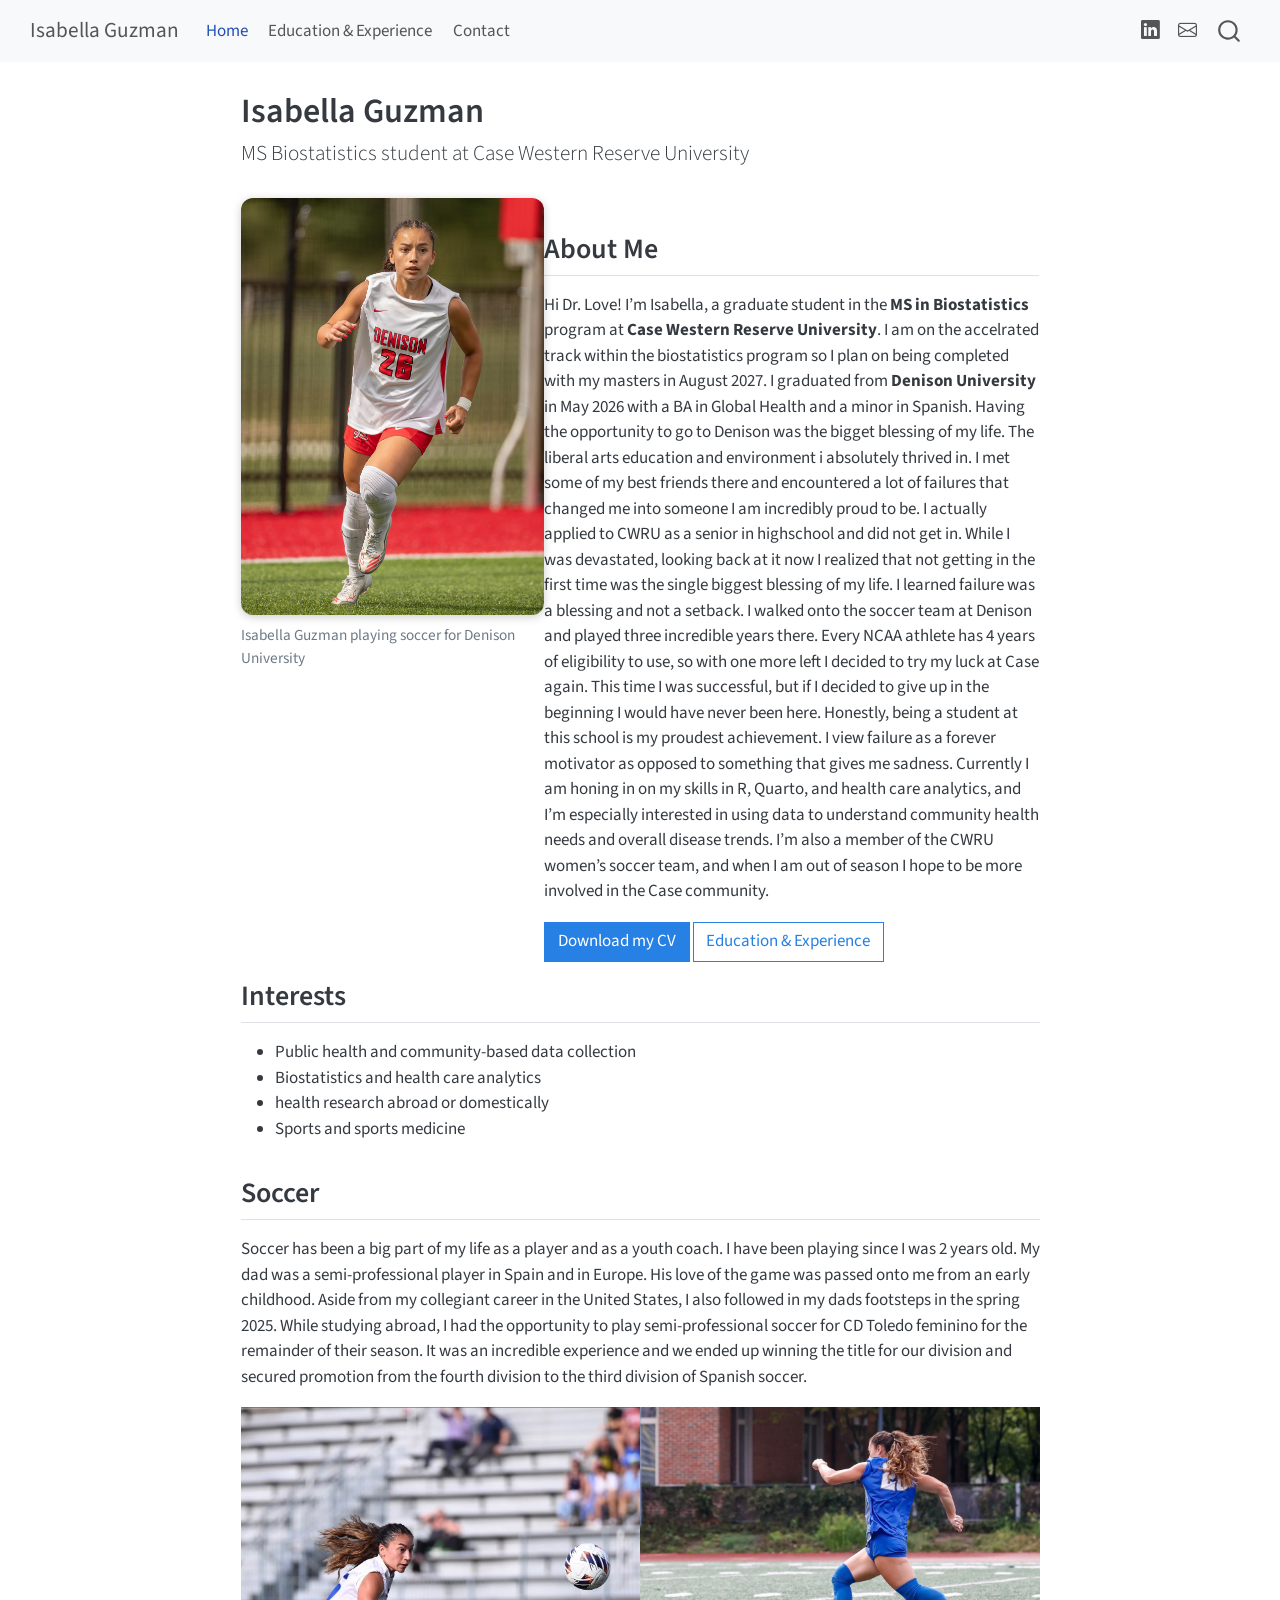
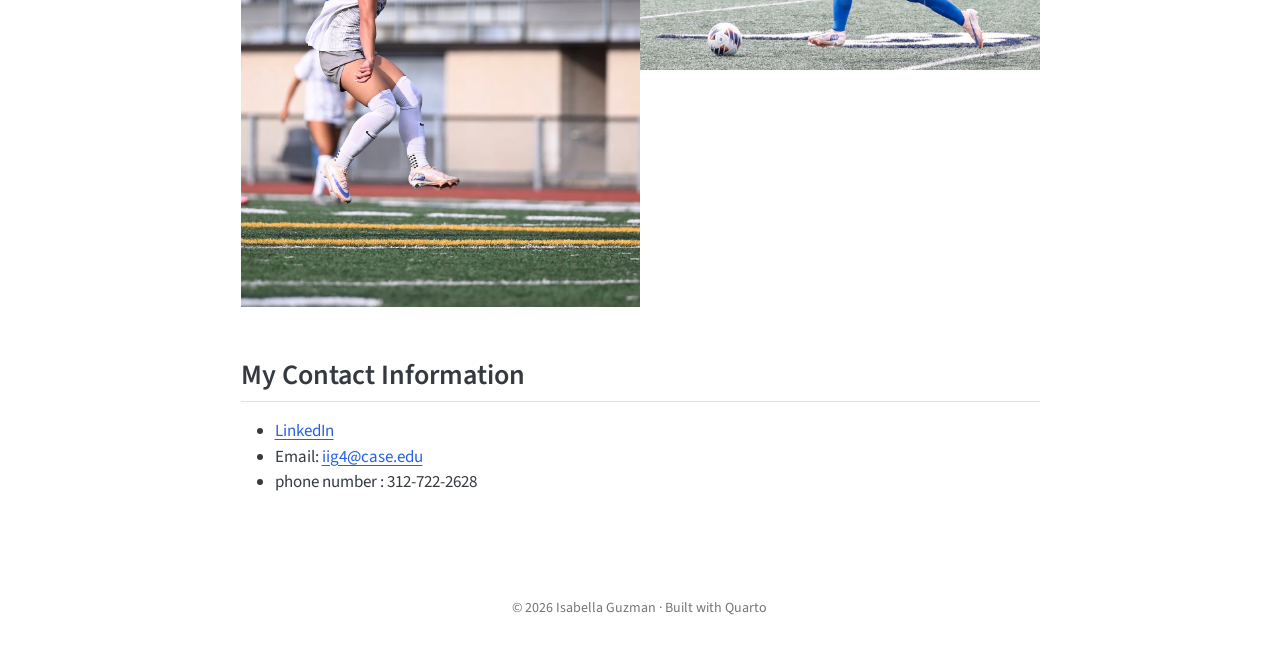
<file: docs/index.html>
<!DOCTYPE html>
<html xmlns="http://www.w3.org/1999/xhtml" lang="en" xml:lang="en"><head>

<meta charset="utf-8">
<meta name="generator" content="quarto-1.8.27">

<meta name="viewport" content="width=device-width, initial-scale=1.0, user-scalable=yes">


<title>Isabella Guzman</title>
<style>
code{white-space: pre-wrap;}
span.smallcaps{font-variant: small-caps;}
div.columns{display: flex; gap: min(4vw, 1.5em);}
div.column{flex: auto; overflow-x: auto;}
div.hanging-indent{margin-left: 1.5em; text-indent: -1.5em;}
ul.task-list{list-style: none;}
ul.task-list li input[type="checkbox"] {
  width: 0.8em;
  margin: 0 0.8em 0.2em -1em; /* quarto-specific, see https://github.com/quarto-dev/quarto-cli/issues/4556 */ 
  vertical-align: middle;
}
</style>


<script src="site_libs/quarto-nav/quarto-nav.js"></script>
<script src="site_libs/quarto-nav/headroom.min.js"></script>
<script src="site_libs/clipboard/clipboard.min.js"></script>
<script src="site_libs/quarto-search/autocomplete.umd.js"></script>
<script src="site_libs/quarto-search/fuse.min.js"></script>
<script src="site_libs/quarto-search/quarto-search.js"></script>
<meta name="quarto:offset" content="./">
<script src="site_libs/quarto-html/quarto.js" type="module"></script>
<script src="site_libs/quarto-html/tabsets/tabsets.js" type="module"></script>
<script src="site_libs/quarto-html/axe/axe-check.js" type="module"></script>
<script src="site_libs/quarto-html/popper.min.js"></script>
<script src="site_libs/quarto-html/tippy.umd.min.js"></script>
<script src="site_libs/quarto-html/anchor.min.js"></script>
<link href="site_libs/quarto-html/tippy.css" rel="stylesheet">
<link href="site_libs/quarto-html/quarto-syntax-highlighting-ed96de9b727972fe78a7b5d16c58bf87.css" rel="stylesheet" id="quarto-text-highlighting-styles">
<script src="site_libs/bootstrap/bootstrap.min.js"></script>
<link href="site_libs/bootstrap/bootstrap-icons.css" rel="stylesheet">
<link href="site_libs/bootstrap/bootstrap-5b4ad623e5705c0698d39aec6f10cf02.min.css" rel="stylesheet" append-hash="true" id="quarto-bootstrap" data-mode="light">
<script id="quarto-search-options" type="application/json">{
  "location": "navbar",
  "copy-button": false,
  "collapse-after": 3,
  "panel-placement": "end",
  "type": "overlay",
  "limit": 50,
  "keyboard-shortcut": [
    "f",
    "/",
    "s"
  ],
  "show-item-context": false,
  "language": {
    "search-no-results-text": "No results",
    "search-matching-documents-text": "matching documents",
    "search-copy-link-title": "Copy link to search",
    "search-hide-matches-text": "Hide additional matches",
    "search-more-match-text": "more match in this document",
    "search-more-matches-text": "more matches in this document",
    "search-clear-button-title": "Clear",
    "search-text-placeholder": "",
    "search-detached-cancel-button-title": "Cancel",
    "search-submit-button-title": "Submit",
    "search-label": "Search"
  }
}</script>


<link rel="stylesheet" href="styles.css">
</head>

<body class="nav-fixed fullcontent quarto-light">

<div id="quarto-search-results"></div>
  <header id="quarto-header" class="headroom fixed-top">
    <nav class="navbar navbar-expand-lg " data-bs-theme="dark">
      <div class="navbar-container container-fluid">
      <div class="navbar-brand-container mx-auto">
    <a class="navbar-brand" href="./index.html">
    <span class="navbar-title">Isabella Guzman</span>
    </a>
  </div>
            <div id="quarto-search" class="" title="Search"></div>
          <button class="navbar-toggler" type="button" data-bs-toggle="collapse" data-bs-target="#navbarCollapse" aria-controls="navbarCollapse" role="menu" aria-expanded="false" aria-label="Toggle navigation" onclick="if (window.quartoToggleHeadroom) { window.quartoToggleHeadroom(); }">
  <span class="navbar-toggler-icon"></span>
</button>
          <div class="collapse navbar-collapse" id="navbarCollapse">
            <ul class="navbar-nav navbar-nav-scroll me-auto">
  <li class="nav-item">
    <a class="nav-link active" href="./index.html" aria-current="page"> 
<span class="menu-text">Home</span></a>
  </li>  
  <li class="nav-item">
    <a class="nav-link" href="./experience.html"> 
<span class="menu-text">Education &amp; Experience</span></a>
  </li>  
  <li class="nav-item">
    <a class="nav-link" href="./contact.html"> 
<span class="menu-text">Contact</span></a>
  </li>  
</ul>
            <ul class="navbar-nav navbar-nav-scroll ms-auto">
  <li class="nav-item compact">
    <a class="nav-link" href="https://www.linkedin.com/in/isabella-guzman-a6a513295"> <i class="bi bi-linkedin" role="img" aria-label="LinkedIn">
</i> 
<span class="menu-text"></span></a>
  </li>  
  <li class="nav-item compact">
    <a class="nav-link" href="mailto:iig4@case.edu"> <i class="bi bi-envelope" role="img" aria-label="Email">
</i> 
<span class="menu-text"></span></a>
  </li>  
</ul>
          </div> <!-- /navcollapse -->
            <div class="quarto-navbar-tools">
</div>
      </div> <!-- /container-fluid -->
    </nav>
</header>
<!-- content -->
<div id="quarto-content" class="quarto-container page-columns page-rows-contents page-layout-article page-navbar">
<!-- sidebar -->
<!-- margin-sidebar -->
    
<!-- main -->
<main class="content" id="quarto-document-content">

<header id="title-block-header" class="quarto-title-block default">
<div class="quarto-title">
<h1 class="title">Isabella Guzman</h1>
<p class="subtitle lead">MS Biostatistics student at Case Western Reserve University</p>
</div>



<div class="quarto-title-meta">

    
  
    
  </div>
  


</header>


<div class="columns">
<div class="column" style="width:38%;">
<div class="quarto-figure quarto-figure-center">
<figure class="figure">
<p><img src="images/isabella-portrait.jpg" class="headshot img-fluid figure-img"></p>
<figcaption>Isabella Guzman playing soccer for Denison University</figcaption>
</figure>
</div>
</div><div class="column" style="width:62%;">
<section id="about-me" class="level2">
<h2 class="anchored" data-anchor-id="about-me">About Me</h2>
<p>Hi Dr.&nbsp;Love! I’m Isabella, a graduate student in the <strong>MS in Biostatistics</strong> program at <strong>Case Western Reserve University</strong>. I am on the accelrated track within the biostatistics program so I plan on being completed with my masters in August 2027. I graduated from <strong>Denison University</strong> in May 2026 with a BA in Global Health and a minor in Spanish. Having the opportunity to go to Denison was the bigget blessing of my life. The liberal arts education and environment i absolutely thrived in. I met some of my best friends there and encountered a lot of failures that changed me into someone I am incredibly proud to be. I actually applied to CWRU as a senior in highschool and did not get in. While I was devastated, looking back at it now I realized that not getting in the first time was the single biggest blessing of my life. I learned failure was a blessing and not a setback. I walked onto the soccer team at Denison and played three incredible years there. Every NCAA athlete has 4 years of eligibility to use, so with one more left I decided to try my luck at Case again. This time I was successful, but if I decided to give up in the beginning I would have never been here. Honestly, being a student at this school is my proudest achievement. I view failure as a forever motivator as opposed to something that gives me sadness. Currently I am honing in on my skills in R, Quarto, and health care analytics, and I’m especially interested in using data to understand community health needs and overall disease trends. I’m also a member of the CWRU women’s soccer team, and when I am out of season I hope to be more involved in the Case community.</p>
<p><a href="Isabella_Guzman_CV.docx" class="btn btn-primary">Download my CV</a> <a href="./experience.html" class="btn btn-outline-primary">Education &amp; Experience</a></p>
</section>
</div>
</div>
<section id="interests" class="level2">
<h2 class="anchored" data-anchor-id="interests">Interests</h2>
<ul>
<li>Public health and community-based data collection</li>
<li>Biostatistics and health care analytics</li>
<li>health research abroad or domestically</li>
<li>Sports and sports medicine</li>
</ul>
</section>
<section id="soccer" class="level2">
<h2 class="anchored" data-anchor-id="soccer">Soccer</h2>
<p>Soccer has been a big part of my life as a player and as a youth coach. I have been playing since I was 2 years old. My dad was a semi-professional player in Spain and in Europe. His love of the game was passed onto me from an early childhood. Aside from my collegiant career in the United States, I also followed in my dads footsteps in the spring 2025. While studying abroad, I had the opportunity to play semi-professional soccer for CD Toledo feminino for the remainder of their season. It was an incredible experience and we ended up winning the title for our division and secured promotion from the fourth division to the third division of Spanish soccer.</p>
<div class="columns">
<div class="column" style="width:50%;">
<p><img src="images/soccer-action.jpg" class="img-fluid"></p>
</div><div class="column" style="width:50%;">
<p><img src="images/soccer-cwru.jpg" class="img-fluid"></p>
</div>
</div>
</section>
<section id="my-contact-information" class="level2">
<h2 class="anchored" data-anchor-id="my-contact-information">My Contact Information</h2>
<ul>
<li><a href="https://www.linkedin.com/in/isabella-guzman-a6a513295">LinkedIn</a></li>
<li>Email: <a href="mailto:iig4@case.edu">iig4@case.edu</a></li>
<li>phone number : 312-722-2628</li>
</ul>


</section>

</main> <!-- /main -->
<script id="quarto-html-after-body" type="application/javascript">
  window.document.addEventListener("DOMContentLoaded", function (event) {
    const icon = "";
    const anchorJS = new window.AnchorJS();
    anchorJS.options = {
      placement: 'right',
      icon: icon
    };
    anchorJS.add('.anchored');
    const isCodeAnnotation = (el) => {
      for (const clz of el.classList) {
        if (clz.startsWith('code-annotation-')) {                     
          return true;
        }
      }
      return false;
    }
    const onCopySuccess = function(e) {
      // button target
      const button = e.trigger;
      // don't keep focus
      button.blur();
      // flash "checked"
      button.classList.add('code-copy-button-checked');
      var currentTitle = button.getAttribute("title");
      button.setAttribute("title", "Copied!");
      let tooltip;
      if (window.bootstrap) {
        button.setAttribute("data-bs-toggle", "tooltip");
        button.setAttribute("data-bs-placement", "left");
        button.setAttribute("data-bs-title", "Copied!");
        tooltip = new bootstrap.Tooltip(button, 
          { trigger: "manual", 
            customClass: "code-copy-button-tooltip",
            offset: [0, -8]});
        tooltip.show();    
      }
      setTimeout(function() {
        if (tooltip) {
          tooltip.hide();
          button.removeAttribute("data-bs-title");
          button.removeAttribute("data-bs-toggle");
          button.removeAttribute("data-bs-placement");
        }
        button.setAttribute("title", currentTitle);
        button.classList.remove('code-copy-button-checked');
      }, 1000);
      // clear code selection
      e.clearSelection();
    }
    const getTextToCopy = function(trigger) {
      const outerScaffold = trigger.parentElement.cloneNode(true);
      const codeEl = outerScaffold.querySelector('code');
      for (const childEl of codeEl.children) {
        if (isCodeAnnotation(childEl)) {
          childEl.remove();
        }
      }
      return codeEl.innerText;
    }
    const clipboard = new window.ClipboardJS('.code-copy-button:not([data-in-quarto-modal])', {
      text: getTextToCopy
    });
    clipboard.on('success', onCopySuccess);
    if (window.document.getElementById('quarto-embedded-source-code-modal')) {
      const clipboardModal = new window.ClipboardJS('.code-copy-button[data-in-quarto-modal]', {
        text: getTextToCopy,
        container: window.document.getElementById('quarto-embedded-source-code-modal')
      });
      clipboardModal.on('success', onCopySuccess);
    }
      var localhostRegex = new RegExp(/^(?:http|https):\/\/localhost\:?[0-9]*\//);
      var mailtoRegex = new RegExp(/^mailto:/);
        var filterRegex = new RegExp('/' + window.location.host + '/');
      var isInternal = (href) => {
          return filterRegex.test(href) || localhostRegex.test(href) || mailtoRegex.test(href);
      }
      // Inspect non-navigation links and adorn them if external
     var links = window.document.querySelectorAll('a[href]:not(.nav-link):not(.navbar-brand):not(.toc-action):not(.sidebar-link):not(.sidebar-item-toggle):not(.pagination-link):not(.no-external):not([aria-hidden]):not(.dropdown-item):not(.quarto-navigation-tool):not(.about-link)');
      for (var i=0; i<links.length; i++) {
        const link = links[i];
        if (!isInternal(link.href)) {
          // undo the damage that might have been done by quarto-nav.js in the case of
          // links that we want to consider external
          if (link.dataset.originalHref !== undefined) {
            link.href = link.dataset.originalHref;
          }
        }
      }
    function tippyHover(el, contentFn, onTriggerFn, onUntriggerFn) {
      const config = {
        allowHTML: true,
        maxWidth: 500,
        delay: 100,
        arrow: false,
        appendTo: function(el) {
            return el.parentElement;
        },
        interactive: true,
        interactiveBorder: 10,
        theme: 'quarto',
        placement: 'bottom-start',
      };
      if (contentFn) {
        config.content = contentFn;
      }
      if (onTriggerFn) {
        config.onTrigger = onTriggerFn;
      }
      if (onUntriggerFn) {
        config.onUntrigger = onUntriggerFn;
      }
      window.tippy(el, config); 
    }
    const noterefs = window.document.querySelectorAll('a[role="doc-noteref"]');
    for (var i=0; i<noterefs.length; i++) {
      const ref = noterefs[i];
      tippyHover(ref, function() {
        // use id or data attribute instead here
        let href = ref.getAttribute('data-footnote-href') || ref.getAttribute('href');
        try { href = new URL(href).hash; } catch {}
        const id = href.replace(/^#\/?/, "");
        const note = window.document.getElementById(id);
        if (note) {
          return note.innerHTML;
        } else {
          return "";
        }
      });
    }
    const xrefs = window.document.querySelectorAll('a.quarto-xref');
    const processXRef = (id, note) => {
      // Strip column container classes
      const stripColumnClz = (el) => {
        el.classList.remove("page-full", "page-columns");
        if (el.children) {
          for (const child of el.children) {
            stripColumnClz(child);
          }
        }
      }
      stripColumnClz(note)
      if (id === null || id.startsWith('sec-')) {
        // Special case sections, only their first couple elements
        const container = document.createElement("div");
        if (note.children && note.children.length > 2) {
          container.appendChild(note.children[0].cloneNode(true));
          for (let i = 1; i < note.children.length; i++) {
            const child = note.children[i];
            if (child.tagName === "P" && child.innerText === "") {
              continue;
            } else {
              container.appendChild(child.cloneNode(true));
              break;
            }
          }
          if (window.Quarto?.typesetMath) {
            window.Quarto.typesetMath(container);
          }
          return container.innerHTML
        } else {
          if (window.Quarto?.typesetMath) {
            window.Quarto.typesetMath(note);
          }
          return note.innerHTML;
        }
      } else {
        // Remove any anchor links if they are present
        const anchorLink = note.querySelector('a.anchorjs-link');
        if (anchorLink) {
          anchorLink.remove();
        }
        if (window.Quarto?.typesetMath) {
          window.Quarto.typesetMath(note);
        }
        if (note.classList.contains("callout")) {
          return note.outerHTML;
        } else {
          return note.innerHTML;
        }
      }
    }
    for (var i=0; i<xrefs.length; i++) {
      const xref = xrefs[i];
      tippyHover(xref, undefined, function(instance) {
        instance.disable();
        let url = xref.getAttribute('href');
        let hash = undefined; 
        if (url.startsWith('#')) {
          hash = url;
        } else {
          try { hash = new URL(url).hash; } catch {}
        }
        if (hash) {
          const id = hash.replace(/^#\/?/, "");
          const note = window.document.getElementById(id);
          if (note !== null) {
            try {
              const html = processXRef(id, note.cloneNode(true));
              instance.setContent(html);
            } finally {
              instance.enable();
              instance.show();
            }
          } else {
            // See if we can fetch this
            fetch(url.split('#')[0])
            .then(res => res.text())
            .then(html => {
              const parser = new DOMParser();
              const htmlDoc = parser.parseFromString(html, "text/html");
              const note = htmlDoc.getElementById(id);
              if (note !== null) {
                const html = processXRef(id, note);
                instance.setContent(html);
              } 
            }).finally(() => {
              instance.enable();
              instance.show();
            });
          }
        } else {
          // See if we can fetch a full url (with no hash to target)
          // This is a special case and we should probably do some content thinning / targeting
          fetch(url)
          .then(res => res.text())
          .then(html => {
            const parser = new DOMParser();
            const htmlDoc = parser.parseFromString(html, "text/html");
            const note = htmlDoc.querySelector('main.content');
            if (note !== null) {
              // This should only happen for chapter cross references
              // (since there is no id in the URL)
              // remove the first header
              if (note.children.length > 0 && note.children[0].tagName === "HEADER") {
                note.children[0].remove();
              }
              const html = processXRef(null, note);
              instance.setContent(html);
            } 
          }).finally(() => {
            instance.enable();
            instance.show();
          });
        }
      }, function(instance) {
      });
    }
        let selectedAnnoteEl;
        const selectorForAnnotation = ( cell, annotation) => {
          let cellAttr = 'data-code-cell="' + cell + '"';
          let lineAttr = 'data-code-annotation="' +  annotation + '"';
          const selector = 'span[' + cellAttr + '][' + lineAttr + ']';
          return selector;
        }
        const selectCodeLines = (annoteEl) => {
          const doc = window.document;
          const targetCell = annoteEl.getAttribute("data-target-cell");
          const targetAnnotation = annoteEl.getAttribute("data-target-annotation");
          const annoteSpan = window.document.querySelector(selectorForAnnotation(targetCell, targetAnnotation));
          const lines = annoteSpan.getAttribute("data-code-lines").split(",");
          const lineIds = lines.map((line) => {
            return targetCell + "-" + line;
          })
          let top = null;
          let height = null;
          let parent = null;
          if (lineIds.length > 0) {
              //compute the position of the single el (top and bottom and make a div)
              const el = window.document.getElementById(lineIds[0]);
              top = el.offsetTop;
              height = el.offsetHeight;
              parent = el.parentElement.parentElement;
            if (lineIds.length > 1) {
              const lastEl = window.document.getElementById(lineIds[lineIds.length - 1]);
              const bottom = lastEl.offsetTop + lastEl.offsetHeight;
              height = bottom - top;
            }
            if (top !== null && height !== null && parent !== null) {
              // cook up a div (if necessary) and position it 
              let div = window.document.getElementById("code-annotation-line-highlight");
              if (div === null) {
                div = window.document.createElement("div");
                div.setAttribute("id", "code-annotation-line-highlight");
                div.style.position = 'absolute';
                parent.appendChild(div);
              }
              div.style.top = top - 2 + "px";
              div.style.height = height + 4 + "px";
              div.style.left = 0;
              let gutterDiv = window.document.getElementById("code-annotation-line-highlight-gutter");
              if (gutterDiv === null) {
                gutterDiv = window.document.createElement("div");
                gutterDiv.setAttribute("id", "code-annotation-line-highlight-gutter");
                gutterDiv.style.position = 'absolute';
                const codeCell = window.document.getElementById(targetCell);
                const gutter = codeCell.querySelector('.code-annotation-gutter');
                gutter.appendChild(gutterDiv);
              }
              gutterDiv.style.top = top - 2 + "px";
              gutterDiv.style.height = height + 4 + "px";
            }
            selectedAnnoteEl = annoteEl;
          }
        };
        const unselectCodeLines = () => {
          const elementsIds = ["code-annotation-line-highlight", "code-annotation-line-highlight-gutter"];
          elementsIds.forEach((elId) => {
            const div = window.document.getElementById(elId);
            if (div) {
              div.remove();
            }
          });
          selectedAnnoteEl = undefined;
        };
          // Handle positioning of the toggle
      window.addEventListener(
        "resize",
        throttle(() => {
          elRect = undefined;
          if (selectedAnnoteEl) {
            selectCodeLines(selectedAnnoteEl);
          }
        }, 10)
      );
      function throttle(fn, ms) {
      let throttle = false;
      let timer;
        return (...args) => {
          if(!throttle) { // first call gets through
              fn.apply(this, args);
              throttle = true;
          } else { // all the others get throttled
              if(timer) clearTimeout(timer); // cancel #2
              timer = setTimeout(() => {
                fn.apply(this, args);
                timer = throttle = false;
              }, ms);
          }
        };
      }
        // Attach click handler to the DT
        const annoteDls = window.document.querySelectorAll('dt[data-target-cell]');
        for (const annoteDlNode of annoteDls) {
          annoteDlNode.addEventListener('click', (event) => {
            const clickedEl = event.target;
            if (clickedEl !== selectedAnnoteEl) {
              unselectCodeLines();
              const activeEl = window.document.querySelector('dt[data-target-cell].code-annotation-active');
              if (activeEl) {
                activeEl.classList.remove('code-annotation-active');
              }
              selectCodeLines(clickedEl);
              clickedEl.classList.add('code-annotation-active');
            } else {
              // Unselect the line
              unselectCodeLines();
              clickedEl.classList.remove('code-annotation-active');
            }
          });
        }
    const findCites = (el) => {
      const parentEl = el.parentElement;
      if (parentEl) {
        const cites = parentEl.dataset.cites;
        if (cites) {
          return {
            el,
            cites: cites.split(' ')
          };
        } else {
          return findCites(el.parentElement)
        }
      } else {
        return undefined;
      }
    };
    var bibliorefs = window.document.querySelectorAll('a[role="doc-biblioref"]');
    for (var i=0; i<bibliorefs.length; i++) {
      const ref = bibliorefs[i];
      const citeInfo = findCites(ref);
      if (citeInfo) {
        tippyHover(citeInfo.el, function() {
          var popup = window.document.createElement('div');
          citeInfo.cites.forEach(function(cite) {
            var citeDiv = window.document.createElement('div');
            citeDiv.classList.add('hanging-indent');
            citeDiv.classList.add('csl-entry');
            var biblioDiv = window.document.getElementById('ref-' + cite);
            if (biblioDiv) {
              citeDiv.innerHTML = biblioDiv.innerHTML;
            }
            popup.appendChild(citeDiv);
          });
          return popup.innerHTML;
        });
      }
    }
  });
  </script>
</div> <!-- /content -->
<footer class="footer">
  <div class="nav-footer">
    <div class="nav-footer-left">
      &nbsp;
    </div>   
    <div class="nav-footer-center">
<p>© 2026 Isabella Guzman · Built with Quarto</p>
</div>
    <div class="nav-footer-right">
      &nbsp;
    </div>
  </div>
</footer>




</body></html>
</file>
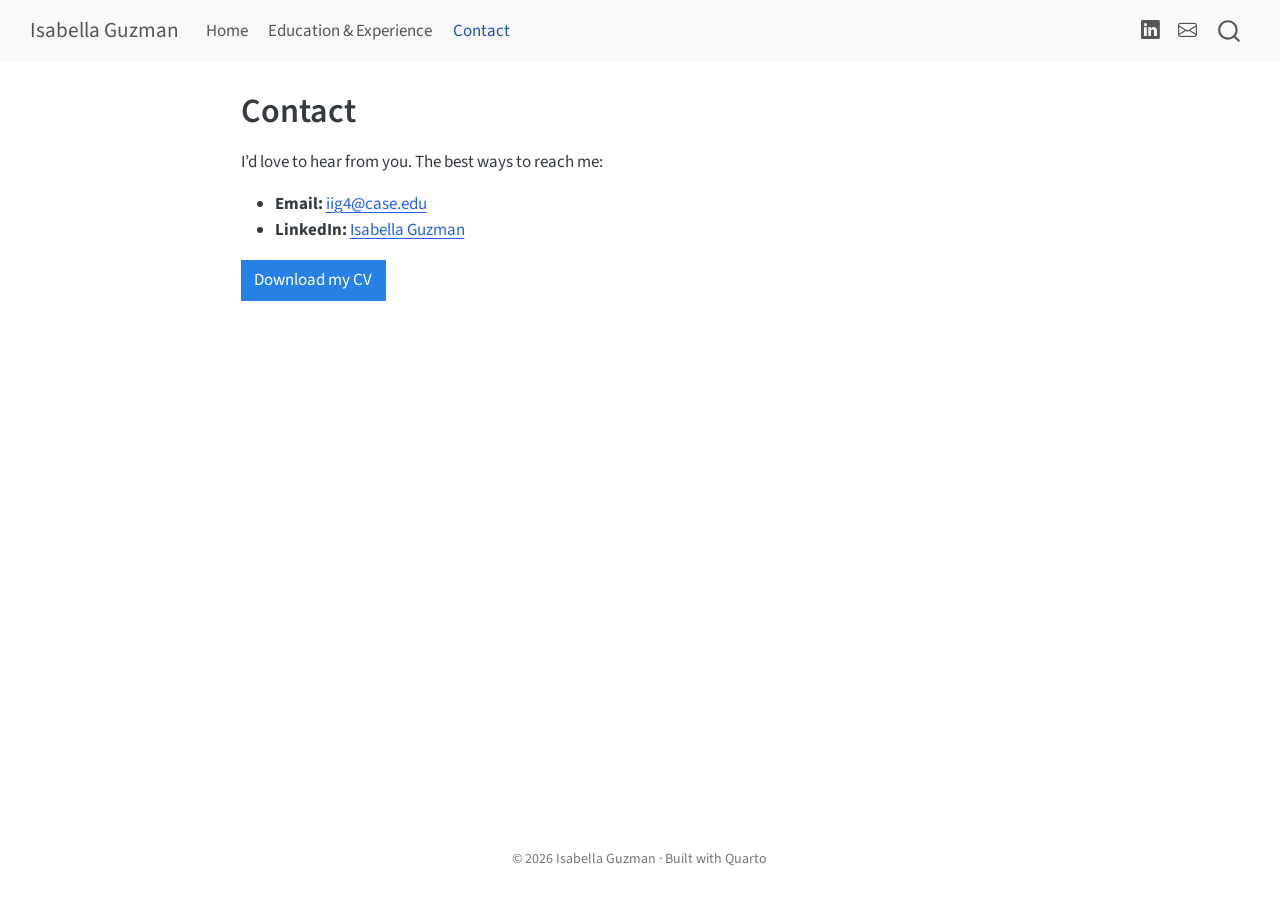
<file: docs/contact.html>
<!DOCTYPE html>
<html xmlns="http://www.w3.org/1999/xhtml" lang="en" xml:lang="en"><head>

<meta charset="utf-8">
<meta name="generator" content="quarto-1.8.27">

<meta name="viewport" content="width=device-width, initial-scale=1.0, user-scalable=yes">


<title>Contact – Isabella Guzman</title>
<style>
code{white-space: pre-wrap;}
span.smallcaps{font-variant: small-caps;}
div.columns{display: flex; gap: min(4vw, 1.5em);}
div.column{flex: auto; overflow-x: auto;}
div.hanging-indent{margin-left: 1.5em; text-indent: -1.5em;}
ul.task-list{list-style: none;}
ul.task-list li input[type="checkbox"] {
  width: 0.8em;
  margin: 0 0.8em 0.2em -1em; /* quarto-specific, see https://github.com/quarto-dev/quarto-cli/issues/4556 */ 
  vertical-align: middle;
}
</style>


<script src="site_libs/quarto-nav/quarto-nav.js"></script>
<script src="site_libs/quarto-nav/headroom.min.js"></script>
<script src="site_libs/clipboard/clipboard.min.js"></script>
<script src="site_libs/quarto-search/autocomplete.umd.js"></script>
<script src="site_libs/quarto-search/fuse.min.js"></script>
<script src="site_libs/quarto-search/quarto-search.js"></script>
<meta name="quarto:offset" content="./">
<script src="site_libs/quarto-html/quarto.js" type="module"></script>
<script src="site_libs/quarto-html/tabsets/tabsets.js" type="module"></script>
<script src="site_libs/quarto-html/axe/axe-check.js" type="module"></script>
<script src="site_libs/quarto-html/popper.min.js"></script>
<script src="site_libs/quarto-html/tippy.umd.min.js"></script>
<script src="site_libs/quarto-html/anchor.min.js"></script>
<link href="site_libs/quarto-html/tippy.css" rel="stylesheet">
<link href="site_libs/quarto-html/quarto-syntax-highlighting-ed96de9b727972fe78a7b5d16c58bf87.css" rel="stylesheet" id="quarto-text-highlighting-styles">
<script src="site_libs/bootstrap/bootstrap.min.js"></script>
<link href="site_libs/bootstrap/bootstrap-icons.css" rel="stylesheet">
<link href="site_libs/bootstrap/bootstrap-5b4ad623e5705c0698d39aec6f10cf02.min.css" rel="stylesheet" append-hash="true" id="quarto-bootstrap" data-mode="light">
<script id="quarto-search-options" type="application/json">{
  "location": "navbar",
  "copy-button": false,
  "collapse-after": 3,
  "panel-placement": "end",
  "type": "overlay",
  "limit": 50,
  "keyboard-shortcut": [
    "f",
    "/",
    "s"
  ],
  "show-item-context": false,
  "language": {
    "search-no-results-text": "No results",
    "search-matching-documents-text": "matching documents",
    "search-copy-link-title": "Copy link to search",
    "search-hide-matches-text": "Hide additional matches",
    "search-more-match-text": "more match in this document",
    "search-more-matches-text": "more matches in this document",
    "search-clear-button-title": "Clear",
    "search-text-placeholder": "",
    "search-detached-cancel-button-title": "Cancel",
    "search-submit-button-title": "Submit",
    "search-label": "Search"
  }
}</script>


<link rel="stylesheet" href="styles.css">
</head>

<body class="nav-fixed fullcontent quarto-light">

<div id="quarto-search-results"></div>
  <header id="quarto-header" class="headroom fixed-top">
    <nav class="navbar navbar-expand-lg " data-bs-theme="dark">
      <div class="navbar-container container-fluid">
      <div class="navbar-brand-container mx-auto">
    <a class="navbar-brand" href="./index.html">
    <span class="navbar-title">Isabella Guzman</span>
    </a>
  </div>
            <div id="quarto-search" class="" title="Search"></div>
          <button class="navbar-toggler" type="button" data-bs-toggle="collapse" data-bs-target="#navbarCollapse" aria-controls="navbarCollapse" role="menu" aria-expanded="false" aria-label="Toggle navigation" onclick="if (window.quartoToggleHeadroom) { window.quartoToggleHeadroom(); }">
  <span class="navbar-toggler-icon"></span>
</button>
          <div class="collapse navbar-collapse" id="navbarCollapse">
            <ul class="navbar-nav navbar-nav-scroll me-auto">
  <li class="nav-item">
    <a class="nav-link" href="./index.html"> 
<span class="menu-text">Home</span></a>
  </li>  
  <li class="nav-item">
    <a class="nav-link" href="./experience.html"> 
<span class="menu-text">Education &amp; Experience</span></a>
  </li>  
  <li class="nav-item">
    <a class="nav-link active" href="./contact.html" aria-current="page"> 
<span class="menu-text">Contact</span></a>
  </li>  
</ul>
            <ul class="navbar-nav navbar-nav-scroll ms-auto">
  <li class="nav-item compact">
    <a class="nav-link" href="https://www.linkedin.com/in/isabella-guzman-a6a513295"> <i class="bi bi-linkedin" role="img" aria-label="LinkedIn">
</i> 
<span class="menu-text"></span></a>
  </li>  
  <li class="nav-item compact">
    <a class="nav-link" href="mailto:iig4@case.edu"> <i class="bi bi-envelope" role="img" aria-label="Email">
</i> 
<span class="menu-text"></span></a>
  </li>  
</ul>
          </div> <!-- /navcollapse -->
            <div class="quarto-navbar-tools">
</div>
      </div> <!-- /container-fluid -->
    </nav>
</header>
<!-- content -->
<div id="quarto-content" class="quarto-container page-columns page-rows-contents page-layout-article page-navbar">
<!-- sidebar -->
<!-- margin-sidebar -->
    
<!-- main -->
<main class="content" id="quarto-document-content">

<header id="title-block-header" class="quarto-title-block default">
<div class="quarto-title">
<h1 class="title">Contact</h1>
</div>



<div class="quarto-title-meta">

    
  
    
  </div>
  


</header>


<p>I’d love to hear from you. The best ways to reach me:</p>
<ul>
<li><strong>Email:</strong> <a href="mailto:iig4@case.edu">iig4@case.edu</a></li>
<li><strong>LinkedIn:</strong> <a href="https://www.linkedin.com/in/isabella-guzman-a6a513295">Isabella Guzman</a></li>
</ul>
<!-- Phone is hidden on purpose because this site is public.
To show it, remove the two comment markers around the line below.
- **Phone:** 312-722-2628
-->
<p><a href="Isabella_Guzman_CV.docx" class="btn btn-primary">Download my CV</a></p>



</main> <!-- /main -->
<script id="quarto-html-after-body" type="application/javascript">
  window.document.addEventListener("DOMContentLoaded", function (event) {
    const icon = "";
    const anchorJS = new window.AnchorJS();
    anchorJS.options = {
      placement: 'right',
      icon: icon
    };
    anchorJS.add('.anchored');
    const isCodeAnnotation = (el) => {
      for (const clz of el.classList) {
        if (clz.startsWith('code-annotation-')) {                     
          return true;
        }
      }
      return false;
    }
    const onCopySuccess = function(e) {
      // button target
      const button = e.trigger;
      // don't keep focus
      button.blur();
      // flash "checked"
      button.classList.add('code-copy-button-checked');
      var currentTitle = button.getAttribute("title");
      button.setAttribute("title", "Copied!");
      let tooltip;
      if (window.bootstrap) {
        button.setAttribute("data-bs-toggle", "tooltip");
        button.setAttribute("data-bs-placement", "left");
        button.setAttribute("data-bs-title", "Copied!");
        tooltip = new bootstrap.Tooltip(button, 
          { trigger: "manual", 
            customClass: "code-copy-button-tooltip",
            offset: [0, -8]});
        tooltip.show();    
      }
      setTimeout(function() {
        if (tooltip) {
          tooltip.hide();
          button.removeAttribute("data-bs-title");
          button.removeAttribute("data-bs-toggle");
          button.removeAttribute("data-bs-placement");
        }
        button.setAttribute("title", currentTitle);
        button.classList.remove('code-copy-button-checked');
      }, 1000);
      // clear code selection
      e.clearSelection();
    }
    const getTextToCopy = function(trigger) {
      const outerScaffold = trigger.parentElement.cloneNode(true);
      const codeEl = outerScaffold.querySelector('code');
      for (const childEl of codeEl.children) {
        if (isCodeAnnotation(childEl)) {
          childEl.remove();
        }
      }
      return codeEl.innerText;
    }
    const clipboard = new window.ClipboardJS('.code-copy-button:not([data-in-quarto-modal])', {
      text: getTextToCopy
    });
    clipboard.on('success', onCopySuccess);
    if (window.document.getElementById('quarto-embedded-source-code-modal')) {
      const clipboardModal = new window.ClipboardJS('.code-copy-button[data-in-quarto-modal]', {
        text: getTextToCopy,
        container: window.document.getElementById('quarto-embedded-source-code-modal')
      });
      clipboardModal.on('success', onCopySuccess);
    }
      var localhostRegex = new RegExp(/^(?:http|https):\/\/localhost\:?[0-9]*\//);
      var mailtoRegex = new RegExp(/^mailto:/);
        var filterRegex = new RegExp('/' + window.location.host + '/');
      var isInternal = (href) => {
          return filterRegex.test(href) || localhostRegex.test(href) || mailtoRegex.test(href);
      }
      // Inspect non-navigation links and adorn them if external
     var links = window.document.querySelectorAll('a[href]:not(.nav-link):not(.navbar-brand):not(.toc-action):not(.sidebar-link):not(.sidebar-item-toggle):not(.pagination-link):not(.no-external):not([aria-hidden]):not(.dropdown-item):not(.quarto-navigation-tool):not(.about-link)');
      for (var i=0; i<links.length; i++) {
        const link = links[i];
        if (!isInternal(link.href)) {
          // undo the damage that might have been done by quarto-nav.js in the case of
          // links that we want to consider external
          if (link.dataset.originalHref !== undefined) {
            link.href = link.dataset.originalHref;
          }
        }
      }
    function tippyHover(el, contentFn, onTriggerFn, onUntriggerFn) {
      const config = {
        allowHTML: true,
        maxWidth: 500,
        delay: 100,
        arrow: false,
        appendTo: function(el) {
            return el.parentElement;
        },
        interactive: true,
        interactiveBorder: 10,
        theme: 'quarto',
        placement: 'bottom-start',
      };
      if (contentFn) {
        config.content = contentFn;
      }
      if (onTriggerFn) {
        config.onTrigger = onTriggerFn;
      }
      if (onUntriggerFn) {
        config.onUntrigger = onUntriggerFn;
      }
      window.tippy(el, config); 
    }
    const noterefs = window.document.querySelectorAll('a[role="doc-noteref"]');
    for (var i=0; i<noterefs.length; i++) {
      const ref = noterefs[i];
      tippyHover(ref, function() {
        // use id or data attribute instead here
        let href = ref.getAttribute('data-footnote-href') || ref.getAttribute('href');
        try { href = new URL(href).hash; } catch {}
        const id = href.replace(/^#\/?/, "");
        const note = window.document.getElementById(id);
        if (note) {
          return note.innerHTML;
        } else {
          return "";
        }
      });
    }
    const xrefs = window.document.querySelectorAll('a.quarto-xref');
    const processXRef = (id, note) => {
      // Strip column container classes
      const stripColumnClz = (el) => {
        el.classList.remove("page-full", "page-columns");
        if (el.children) {
          for (const child of el.children) {
            stripColumnClz(child);
          }
        }
      }
      stripColumnClz(note)
      if (id === null || id.startsWith('sec-')) {
        // Special case sections, only their first couple elements
        const container = document.createElement("div");
        if (note.children && note.children.length > 2) {
          container.appendChild(note.children[0].cloneNode(true));
          for (let i = 1; i < note.children.length; i++) {
            const child = note.children[i];
            if (child.tagName === "P" && child.innerText === "") {
              continue;
            } else {
              container.appendChild(child.cloneNode(true));
              break;
            }
          }
          if (window.Quarto?.typesetMath) {
            window.Quarto.typesetMath(container);
          }
          return container.innerHTML
        } else {
          if (window.Quarto?.typesetMath) {
            window.Quarto.typesetMath(note);
          }
          return note.innerHTML;
        }
      } else {
        // Remove any anchor links if they are present
        const anchorLink = note.querySelector('a.anchorjs-link');
        if (anchorLink) {
          anchorLink.remove();
        }
        if (window.Quarto?.typesetMath) {
          window.Quarto.typesetMath(note);
        }
        if (note.classList.contains("callout")) {
          return note.outerHTML;
        } else {
          return note.innerHTML;
        }
      }
    }
    for (var i=0; i<xrefs.length; i++) {
      const xref = xrefs[i];
      tippyHover(xref, undefined, function(instance) {
        instance.disable();
        let url = xref.getAttribute('href');
        let hash = undefined; 
        if (url.startsWith('#')) {
          hash = url;
        } else {
          try { hash = new URL(url).hash; } catch {}
        }
        if (hash) {
          const id = hash.replace(/^#\/?/, "");
          const note = window.document.getElementById(id);
          if (note !== null) {
            try {
              const html = processXRef(id, note.cloneNode(true));
              instance.setContent(html);
            } finally {
              instance.enable();
              instance.show();
            }
          } else {
            // See if we can fetch this
            fetch(url.split('#')[0])
            .then(res => res.text())
            .then(html => {
              const parser = new DOMParser();
              const htmlDoc = parser.parseFromString(html, "text/html");
              const note = htmlDoc.getElementById(id);
              if (note !== null) {
                const html = processXRef(id, note);
                instance.setContent(html);
              } 
            }).finally(() => {
              instance.enable();
              instance.show();
            });
          }
        } else {
          // See if we can fetch a full url (with no hash to target)
          // This is a special case and we should probably do some content thinning / targeting
          fetch(url)
          .then(res => res.text())
          .then(html => {
            const parser = new DOMParser();
            const htmlDoc = parser.parseFromString(html, "text/html");
            const note = htmlDoc.querySelector('main.content');
            if (note !== null) {
              // This should only happen for chapter cross references
              // (since there is no id in the URL)
              // remove the first header
              if (note.children.length > 0 && note.children[0].tagName === "HEADER") {
                note.children[0].remove();
              }
              const html = processXRef(null, note);
              instance.setContent(html);
            } 
          }).finally(() => {
            instance.enable();
            instance.show();
          });
        }
      }, function(instance) {
      });
    }
        let selectedAnnoteEl;
        const selectorForAnnotation = ( cell, annotation) => {
          let cellAttr = 'data-code-cell="' + cell + '"';
          let lineAttr = 'data-code-annotation="' +  annotation + '"';
          const selector = 'span[' + cellAttr + '][' + lineAttr + ']';
          return selector;
        }
        const selectCodeLines = (annoteEl) => {
          const doc = window.document;
          const targetCell = annoteEl.getAttribute("data-target-cell");
          const targetAnnotation = annoteEl.getAttribute("data-target-annotation");
          const annoteSpan = window.document.querySelector(selectorForAnnotation(targetCell, targetAnnotation));
          const lines = annoteSpan.getAttribute("data-code-lines").split(",");
          const lineIds = lines.map((line) => {
            return targetCell + "-" + line;
          })
          let top = null;
          let height = null;
          let parent = null;
          if (lineIds.length > 0) {
              //compute the position of the single el (top and bottom and make a div)
              const el = window.document.getElementById(lineIds[0]);
              top = el.offsetTop;
              height = el.offsetHeight;
              parent = el.parentElement.parentElement;
            if (lineIds.length > 1) {
              const lastEl = window.document.getElementById(lineIds[lineIds.length - 1]);
              const bottom = lastEl.offsetTop + lastEl.offsetHeight;
              height = bottom - top;
            }
            if (top !== null && height !== null && parent !== null) {
              // cook up a div (if necessary) and position it 
              let div = window.document.getElementById("code-annotation-line-highlight");
              if (div === null) {
                div = window.document.createElement("div");
                div.setAttribute("id", "code-annotation-line-highlight");
                div.style.position = 'absolute';
                parent.appendChild(div);
              }
              div.style.top = top - 2 + "px";
              div.style.height = height + 4 + "px";
              div.style.left = 0;
              let gutterDiv = window.document.getElementById("code-annotation-line-highlight-gutter");
              if (gutterDiv === null) {
                gutterDiv = window.document.createElement("div");
                gutterDiv.setAttribute("id", "code-annotation-line-highlight-gutter");
                gutterDiv.style.position = 'absolute';
                const codeCell = window.document.getElementById(targetCell);
                const gutter = codeCell.querySelector('.code-annotation-gutter');
                gutter.appendChild(gutterDiv);
              }
              gutterDiv.style.top = top - 2 + "px";
              gutterDiv.style.height = height + 4 + "px";
            }
            selectedAnnoteEl = annoteEl;
          }
        };
        const unselectCodeLines = () => {
          const elementsIds = ["code-annotation-line-highlight", "code-annotation-line-highlight-gutter"];
          elementsIds.forEach((elId) => {
            const div = window.document.getElementById(elId);
            if (div) {
              div.remove();
            }
          });
          selectedAnnoteEl = undefined;
        };
          // Handle positioning of the toggle
      window.addEventListener(
        "resize",
        throttle(() => {
          elRect = undefined;
          if (selectedAnnoteEl) {
            selectCodeLines(selectedAnnoteEl);
          }
        }, 10)
      );
      function throttle(fn, ms) {
      let throttle = false;
      let timer;
        return (...args) => {
          if(!throttle) { // first call gets through
              fn.apply(this, args);
              throttle = true;
          } else { // all the others get throttled
              if(timer) clearTimeout(timer); // cancel #2
              timer = setTimeout(() => {
                fn.apply(this, args);
                timer = throttle = false;
              }, ms);
          }
        };
      }
        // Attach click handler to the DT
        const annoteDls = window.document.querySelectorAll('dt[data-target-cell]');
        for (const annoteDlNode of annoteDls) {
          annoteDlNode.addEventListener('click', (event) => {
            const clickedEl = event.target;
            if (clickedEl !== selectedAnnoteEl) {
              unselectCodeLines();
              const activeEl = window.document.querySelector('dt[data-target-cell].code-annotation-active');
              if (activeEl) {
                activeEl.classList.remove('code-annotation-active');
              }
              selectCodeLines(clickedEl);
              clickedEl.classList.add('code-annotation-active');
            } else {
              // Unselect the line
              unselectCodeLines();
              clickedEl.classList.remove('code-annotation-active');
            }
          });
        }
    const findCites = (el) => {
      const parentEl = el.parentElement;
      if (parentEl) {
        const cites = parentEl.dataset.cites;
        if (cites) {
          return {
            el,
            cites: cites.split(' ')
          };
        } else {
          return findCites(el.parentElement)
        }
      } else {
        return undefined;
      }
    };
    var bibliorefs = window.document.querySelectorAll('a[role="doc-biblioref"]');
    for (var i=0; i<bibliorefs.length; i++) {
      const ref = bibliorefs[i];
      const citeInfo = findCites(ref);
      if (citeInfo) {
        tippyHover(citeInfo.el, function() {
          var popup = window.document.createElement('div');
          citeInfo.cites.forEach(function(cite) {
            var citeDiv = window.document.createElement('div');
            citeDiv.classList.add('hanging-indent');
            citeDiv.classList.add('csl-entry');
            var biblioDiv = window.document.getElementById('ref-' + cite);
            if (biblioDiv) {
              citeDiv.innerHTML = biblioDiv.innerHTML;
            }
            popup.appendChild(citeDiv);
          });
          return popup.innerHTML;
        });
      }
    }
  });
  </script>
</div> <!-- /content -->
<footer class="footer">
  <div class="nav-footer">
    <div class="nav-footer-left">
      &nbsp;
    </div>   
    <div class="nav-footer-center">
<p>© 2026 Isabella Guzman · Built with Quarto</p>
</div>
    <div class="nav-footer-right">
      &nbsp;
    </div>
  </div>
</footer>




</body></html>
</file>
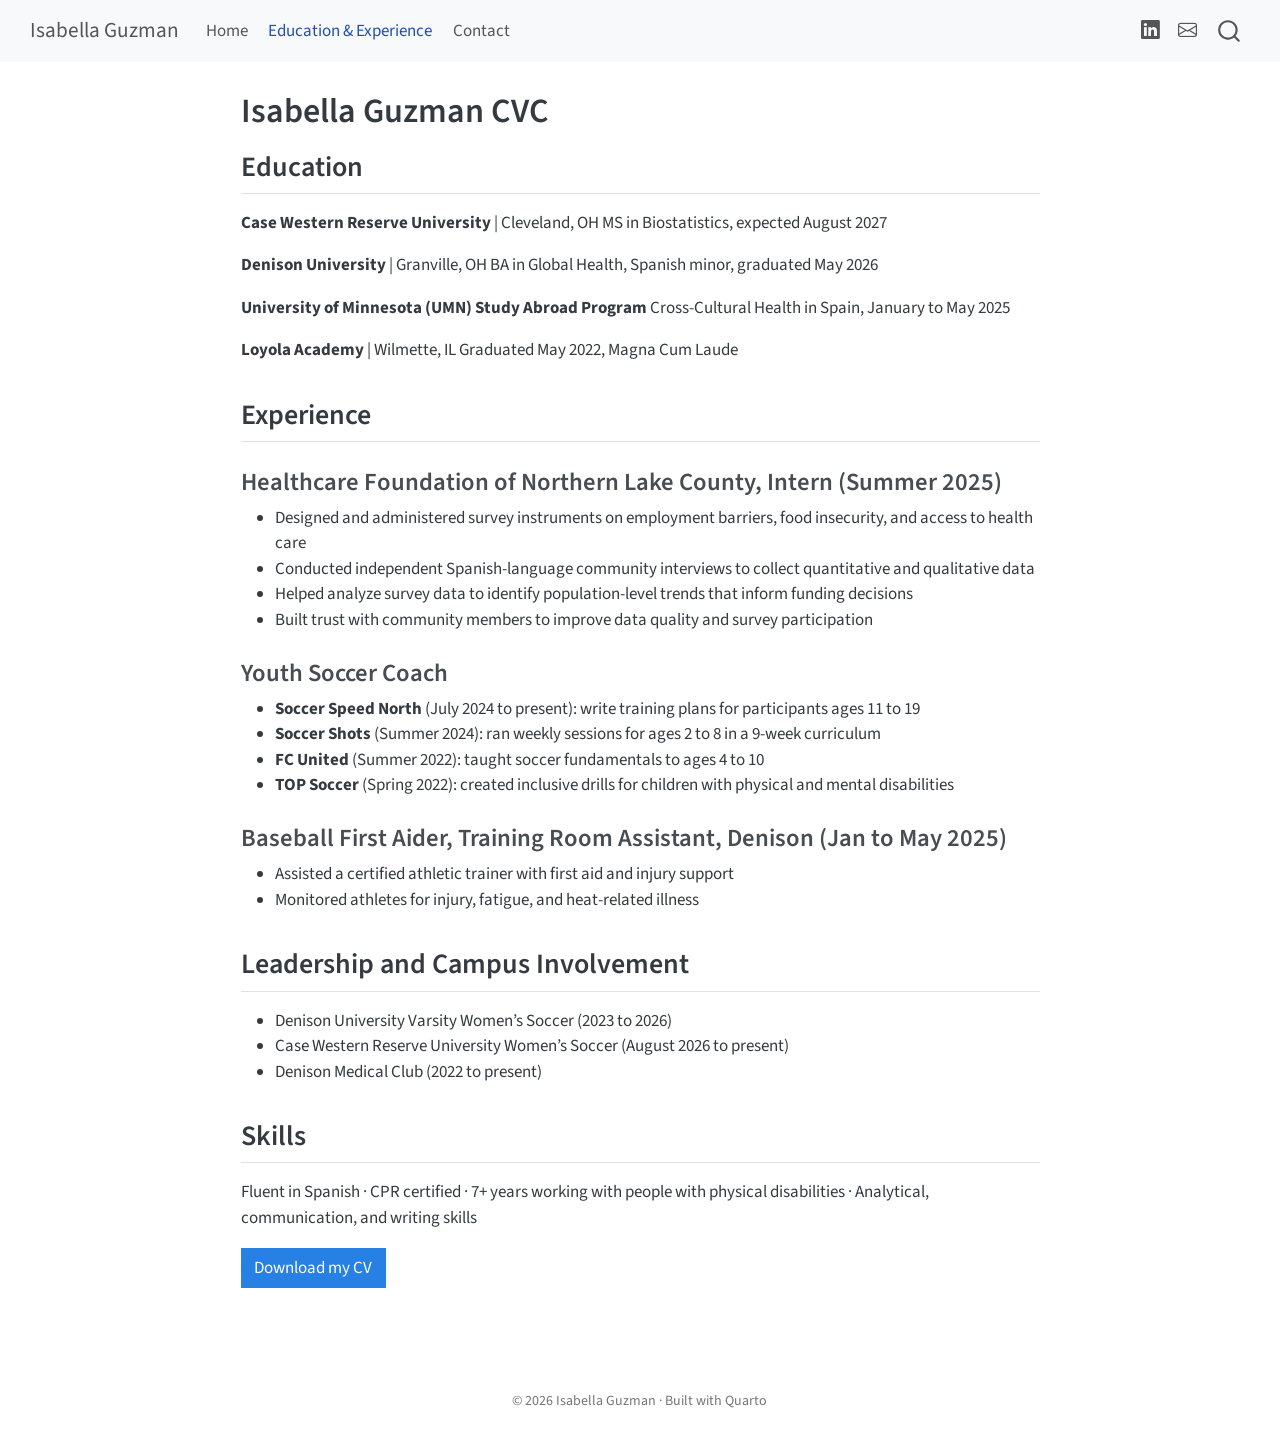
<file: docs/experience.html>
<!DOCTYPE html>
<html xmlns="http://www.w3.org/1999/xhtml" lang="en" xml:lang="en"><head>

<meta charset="utf-8">
<meta name="generator" content="quarto-1.8.27">

<meta name="viewport" content="width=device-width, initial-scale=1.0, user-scalable=yes">


<title>Isabella Guzman CVC – Isabella Guzman</title>
<style>
code{white-space: pre-wrap;}
span.smallcaps{font-variant: small-caps;}
div.columns{display: flex; gap: min(4vw, 1.5em);}
div.column{flex: auto; overflow-x: auto;}
div.hanging-indent{margin-left: 1.5em; text-indent: -1.5em;}
ul.task-list{list-style: none;}
ul.task-list li input[type="checkbox"] {
  width: 0.8em;
  margin: 0 0.8em 0.2em -1em; /* quarto-specific, see https://github.com/quarto-dev/quarto-cli/issues/4556 */ 
  vertical-align: middle;
}
</style>


<script src="site_libs/quarto-nav/quarto-nav.js"></script>
<script src="site_libs/quarto-nav/headroom.min.js"></script>
<script src="site_libs/clipboard/clipboard.min.js"></script>
<script src="site_libs/quarto-search/autocomplete.umd.js"></script>
<script src="site_libs/quarto-search/fuse.min.js"></script>
<script src="site_libs/quarto-search/quarto-search.js"></script>
<meta name="quarto:offset" content="./">
<script src="site_libs/quarto-html/quarto.js" type="module"></script>
<script src="site_libs/quarto-html/tabsets/tabsets.js" type="module"></script>
<script src="site_libs/quarto-html/axe/axe-check.js" type="module"></script>
<script src="site_libs/quarto-html/popper.min.js"></script>
<script src="site_libs/quarto-html/tippy.umd.min.js"></script>
<script src="site_libs/quarto-html/anchor.min.js"></script>
<link href="site_libs/quarto-html/tippy.css" rel="stylesheet">
<link href="site_libs/quarto-html/quarto-syntax-highlighting-ed96de9b727972fe78a7b5d16c58bf87.css" rel="stylesheet" id="quarto-text-highlighting-styles">
<script src="site_libs/bootstrap/bootstrap.min.js"></script>
<link href="site_libs/bootstrap/bootstrap-icons.css" rel="stylesheet">
<link href="site_libs/bootstrap/bootstrap-5b4ad623e5705c0698d39aec6f10cf02.min.css" rel="stylesheet" append-hash="true" id="quarto-bootstrap" data-mode="light">
<script id="quarto-search-options" type="application/json">{
  "location": "navbar",
  "copy-button": false,
  "collapse-after": 3,
  "panel-placement": "end",
  "type": "overlay",
  "limit": 50,
  "keyboard-shortcut": [
    "f",
    "/",
    "s"
  ],
  "show-item-context": false,
  "language": {
    "search-no-results-text": "No results",
    "search-matching-documents-text": "matching documents",
    "search-copy-link-title": "Copy link to search",
    "search-hide-matches-text": "Hide additional matches",
    "search-more-match-text": "more match in this document",
    "search-more-matches-text": "more matches in this document",
    "search-clear-button-title": "Clear",
    "search-text-placeholder": "",
    "search-detached-cancel-button-title": "Cancel",
    "search-submit-button-title": "Submit",
    "search-label": "Search"
  }
}</script>


<link rel="stylesheet" href="styles.css">
</head>

<body class="nav-fixed fullcontent quarto-light">

<div id="quarto-search-results"></div>
  <header id="quarto-header" class="headroom fixed-top">
    <nav class="navbar navbar-expand-lg " data-bs-theme="dark">
      <div class="navbar-container container-fluid">
      <div class="navbar-brand-container mx-auto">
    <a class="navbar-brand" href="./index.html">
    <span class="navbar-title">Isabella Guzman</span>
    </a>
  </div>
            <div id="quarto-search" class="" title="Search"></div>
          <button class="navbar-toggler" type="button" data-bs-toggle="collapse" data-bs-target="#navbarCollapse" aria-controls="navbarCollapse" role="menu" aria-expanded="false" aria-label="Toggle navigation" onclick="if (window.quartoToggleHeadroom) { window.quartoToggleHeadroom(); }">
  <span class="navbar-toggler-icon"></span>
</button>
          <div class="collapse navbar-collapse" id="navbarCollapse">
            <ul class="navbar-nav navbar-nav-scroll me-auto">
  <li class="nav-item">
    <a class="nav-link" href="./index.html"> 
<span class="menu-text">Home</span></a>
  </li>  
  <li class="nav-item">
    <a class="nav-link active" href="./experience.html" aria-current="page"> 
<span class="menu-text">Education &amp; Experience</span></a>
  </li>  
  <li class="nav-item">
    <a class="nav-link" href="./contact.html"> 
<span class="menu-text">Contact</span></a>
  </li>  
</ul>
            <ul class="navbar-nav navbar-nav-scroll ms-auto">
  <li class="nav-item compact">
    <a class="nav-link" href="https://www.linkedin.com/in/isabella-guzman-a6a513295"> <i class="bi bi-linkedin" role="img" aria-label="LinkedIn">
</i> 
<span class="menu-text"></span></a>
  </li>  
  <li class="nav-item compact">
    <a class="nav-link" href="mailto:iig4@case.edu"> <i class="bi bi-envelope" role="img" aria-label="Email">
</i> 
<span class="menu-text"></span></a>
  </li>  
</ul>
          </div> <!-- /navcollapse -->
            <div class="quarto-navbar-tools">
</div>
      </div> <!-- /container-fluid -->
    </nav>
</header>
<!-- content -->
<div id="quarto-content" class="quarto-container page-columns page-rows-contents page-layout-article page-navbar">
<!-- sidebar -->
<!-- margin-sidebar -->
    
<!-- main -->
<main class="content" id="quarto-document-content">

<header id="title-block-header" class="quarto-title-block default">
<div class="quarto-title">
<h1 class="title">Isabella Guzman CVC</h1>
</div>



<div class="quarto-title-meta">

    
  
    
  </div>
  


</header>


<section id="education" class="level2">
<h2 class="anchored" data-anchor-id="education">Education</h2>
<p><strong>Case Western Reserve University</strong> | Cleveland, OH MS in Biostatistics, expected August 2027</p>
<p><strong>Denison University</strong> | Granville, OH BA in Global Health, Spanish minor, graduated May 2026</p>
<p><strong>University of Minnesota (UMN) Study Abroad Program</strong> Cross-Cultural Health in Spain, January to May 2025</p>
<p><strong>Loyola Academy</strong> | Wilmette, IL Graduated May 2022, Magna Cum Laude</p>
</section>
<section id="experience" class="level2">
<h2 class="anchored" data-anchor-id="experience">Experience</h2>
<section id="healthcare-foundation-of-northern-lake-county-intern-summer-2025" class="level3">
<h3 class="anchored" data-anchor-id="healthcare-foundation-of-northern-lake-county-intern-summer-2025">Healthcare Foundation of Northern Lake County, Intern (Summer 2025)</h3>
<ul>
<li>Designed and administered survey instruments on employment barriers, food insecurity, and access to health care</li>
<li>Conducted independent Spanish-language community interviews to collect quantitative and qualitative data</li>
<li>Helped analyze survey data to identify population-level trends that inform funding decisions</li>
<li>Built trust with community members to improve data quality and survey participation</li>
</ul>
</section>
<section id="youth-soccer-coach" class="level3">
<h3 class="anchored" data-anchor-id="youth-soccer-coach">Youth Soccer Coach</h3>
<ul>
<li><strong>Soccer Speed North</strong> (July 2024 to present): write training plans for participants ages 11 to 19</li>
<li><strong>Soccer Shots</strong> (Summer 2024): ran weekly sessions for ages 2 to 8 in a 9-week curriculum</li>
<li><strong>FC United</strong> (Summer 2022): taught soccer fundamentals to ages 4 to 10</li>
<li><strong>TOP Soccer</strong> (Spring 2022): created inclusive drills for children with physical and mental disabilities</li>
</ul>
</section>
<section id="baseball-first-aider-training-room-assistant-denison-jan-to-may-2025" class="level3">
<h3 class="anchored" data-anchor-id="baseball-first-aider-training-room-assistant-denison-jan-to-may-2025">Baseball First Aider, Training Room Assistant, Denison (Jan to May 2025)</h3>
<ul>
<li>Assisted a certified athletic trainer with first aid and injury support</li>
<li>Monitored athletes for injury, fatigue, and heat-related illness</li>
</ul>
</section>
</section>
<section id="leadership-and-campus-involvement" class="level2">
<h2 class="anchored" data-anchor-id="leadership-and-campus-involvement">Leadership and Campus Involvement</h2>
<ul>
<li>Denison University Varsity Women’s Soccer (2023 to 2026)</li>
<li>Case Western Reserve University Women’s Soccer (August 2026 to present)</li>
<li>Denison Medical Club (2022 to present)</li>
</ul>
</section>
<section id="skills" class="level2">
<h2 class="anchored" data-anchor-id="skills">Skills</h2>
<p>Fluent in Spanish · CPR certified · 7+ years working with people with physical disabilities · Analytical, communication, and writing skills</p>
<p><a href="Isabella_Guzman_CV.docx" class="btn btn-primary">Download my CV</a></p>


</section>

</main> <!-- /main -->
<script id="quarto-html-after-body" type="application/javascript">
  window.document.addEventListener("DOMContentLoaded", function (event) {
    const icon = "";
    const anchorJS = new window.AnchorJS();
    anchorJS.options = {
      placement: 'right',
      icon: icon
    };
    anchorJS.add('.anchored');
    const isCodeAnnotation = (el) => {
      for (const clz of el.classList) {
        if (clz.startsWith('code-annotation-')) {                     
          return true;
        }
      }
      return false;
    }
    const onCopySuccess = function(e) {
      // button target
      const button = e.trigger;
      // don't keep focus
      button.blur();
      // flash "checked"
      button.classList.add('code-copy-button-checked');
      var currentTitle = button.getAttribute("title");
      button.setAttribute("title", "Copied!");
      let tooltip;
      if (window.bootstrap) {
        button.setAttribute("data-bs-toggle", "tooltip");
        button.setAttribute("data-bs-placement", "left");
        button.setAttribute("data-bs-title", "Copied!");
        tooltip = new bootstrap.Tooltip(button, 
          { trigger: "manual", 
            customClass: "code-copy-button-tooltip",
            offset: [0, -8]});
        tooltip.show();    
      }
      setTimeout(function() {
        if (tooltip) {
          tooltip.hide();
          button.removeAttribute("data-bs-title");
          button.removeAttribute("data-bs-toggle");
          button.removeAttribute("data-bs-placement");
        }
        button.setAttribute("title", currentTitle);
        button.classList.remove('code-copy-button-checked');
      }, 1000);
      // clear code selection
      e.clearSelection();
    }
    const getTextToCopy = function(trigger) {
      const outerScaffold = trigger.parentElement.cloneNode(true);
      const codeEl = outerScaffold.querySelector('code');
      for (const childEl of codeEl.children) {
        if (isCodeAnnotation(childEl)) {
          childEl.remove();
        }
      }
      return codeEl.innerText;
    }
    const clipboard = new window.ClipboardJS('.code-copy-button:not([data-in-quarto-modal])', {
      text: getTextToCopy
    });
    clipboard.on('success', onCopySuccess);
    if (window.document.getElementById('quarto-embedded-source-code-modal')) {
      const clipboardModal = new window.ClipboardJS('.code-copy-button[data-in-quarto-modal]', {
        text: getTextToCopy,
        container: window.document.getElementById('quarto-embedded-source-code-modal')
      });
      clipboardModal.on('success', onCopySuccess);
    }
      var localhostRegex = new RegExp(/^(?:http|https):\/\/localhost\:?[0-9]*\//);
      var mailtoRegex = new RegExp(/^mailto:/);
        var filterRegex = new RegExp('/' + window.location.host + '/');
      var isInternal = (href) => {
          return filterRegex.test(href) || localhostRegex.test(href) || mailtoRegex.test(href);
      }
      // Inspect non-navigation links and adorn them if external
     var links = window.document.querySelectorAll('a[href]:not(.nav-link):not(.navbar-brand):not(.toc-action):not(.sidebar-link):not(.sidebar-item-toggle):not(.pagination-link):not(.no-external):not([aria-hidden]):not(.dropdown-item):not(.quarto-navigation-tool):not(.about-link)');
      for (var i=0; i<links.length; i++) {
        const link = links[i];
        if (!isInternal(link.href)) {
          // undo the damage that might have been done by quarto-nav.js in the case of
          // links that we want to consider external
          if (link.dataset.originalHref !== undefined) {
            link.href = link.dataset.originalHref;
          }
        }
      }
    function tippyHover(el, contentFn, onTriggerFn, onUntriggerFn) {
      const config = {
        allowHTML: true,
        maxWidth: 500,
        delay: 100,
        arrow: false,
        appendTo: function(el) {
            return el.parentElement;
        },
        interactive: true,
        interactiveBorder: 10,
        theme: 'quarto',
        placement: 'bottom-start',
      };
      if (contentFn) {
        config.content = contentFn;
      }
      if (onTriggerFn) {
        config.onTrigger = onTriggerFn;
      }
      if (onUntriggerFn) {
        config.onUntrigger = onUntriggerFn;
      }
      window.tippy(el, config); 
    }
    const noterefs = window.document.querySelectorAll('a[role="doc-noteref"]');
    for (var i=0; i<noterefs.length; i++) {
      const ref = noterefs[i];
      tippyHover(ref, function() {
        // use id or data attribute instead here
        let href = ref.getAttribute('data-footnote-href') || ref.getAttribute('href');
        try { href = new URL(href).hash; } catch {}
        const id = href.replace(/^#\/?/, "");
        const note = window.document.getElementById(id);
        if (note) {
          return note.innerHTML;
        } else {
          return "";
        }
      });
    }
    const xrefs = window.document.querySelectorAll('a.quarto-xref');
    const processXRef = (id, note) => {
      // Strip column container classes
      const stripColumnClz = (el) => {
        el.classList.remove("page-full", "page-columns");
        if (el.children) {
          for (const child of el.children) {
            stripColumnClz(child);
          }
        }
      }
      stripColumnClz(note)
      if (id === null || id.startsWith('sec-')) {
        // Special case sections, only their first couple elements
        const container = document.createElement("div");
        if (note.children && note.children.length > 2) {
          container.appendChild(note.children[0].cloneNode(true));
          for (let i = 1; i < note.children.length; i++) {
            const child = note.children[i];
            if (child.tagName === "P" && child.innerText === "") {
              continue;
            } else {
              container.appendChild(child.cloneNode(true));
              break;
            }
          }
          if (window.Quarto?.typesetMath) {
            window.Quarto.typesetMath(container);
          }
          return container.innerHTML
        } else {
          if (window.Quarto?.typesetMath) {
            window.Quarto.typesetMath(note);
          }
          return note.innerHTML;
        }
      } else {
        // Remove any anchor links if they are present
        const anchorLink = note.querySelector('a.anchorjs-link');
        if (anchorLink) {
          anchorLink.remove();
        }
        if (window.Quarto?.typesetMath) {
          window.Quarto.typesetMath(note);
        }
        if (note.classList.contains("callout")) {
          return note.outerHTML;
        } else {
          return note.innerHTML;
        }
      }
    }
    for (var i=0; i<xrefs.length; i++) {
      const xref = xrefs[i];
      tippyHover(xref, undefined, function(instance) {
        instance.disable();
        let url = xref.getAttribute('href');
        let hash = undefined; 
        if (url.startsWith('#')) {
          hash = url;
        } else {
          try { hash = new URL(url).hash; } catch {}
        }
        if (hash) {
          const id = hash.replace(/^#\/?/, "");
          const note = window.document.getElementById(id);
          if (note !== null) {
            try {
              const html = processXRef(id, note.cloneNode(true));
              instance.setContent(html);
            } finally {
              instance.enable();
              instance.show();
            }
          } else {
            // See if we can fetch this
            fetch(url.split('#')[0])
            .then(res => res.text())
            .then(html => {
              const parser = new DOMParser();
              const htmlDoc = parser.parseFromString(html, "text/html");
              const note = htmlDoc.getElementById(id);
              if (note !== null) {
                const html = processXRef(id, note);
                instance.setContent(html);
              } 
            }).finally(() => {
              instance.enable();
              instance.show();
            });
          }
        } else {
          // See if we can fetch a full url (with no hash to target)
          // This is a special case and we should probably do some content thinning / targeting
          fetch(url)
          .then(res => res.text())
          .then(html => {
            const parser = new DOMParser();
            const htmlDoc = parser.parseFromString(html, "text/html");
            const note = htmlDoc.querySelector('main.content');
            if (note !== null) {
              // This should only happen for chapter cross references
              // (since there is no id in the URL)
              // remove the first header
              if (note.children.length > 0 && note.children[0].tagName === "HEADER") {
                note.children[0].remove();
              }
              const html = processXRef(null, note);
              instance.setContent(html);
            } 
          }).finally(() => {
            instance.enable();
            instance.show();
          });
        }
      }, function(instance) {
      });
    }
        let selectedAnnoteEl;
        const selectorForAnnotation = ( cell, annotation) => {
          let cellAttr = 'data-code-cell="' + cell + '"';
          let lineAttr = 'data-code-annotation="' +  annotation + '"';
          const selector = 'span[' + cellAttr + '][' + lineAttr + ']';
          return selector;
        }
        const selectCodeLines = (annoteEl) => {
          const doc = window.document;
          const targetCell = annoteEl.getAttribute("data-target-cell");
          const targetAnnotation = annoteEl.getAttribute("data-target-annotation");
          const annoteSpan = window.document.querySelector(selectorForAnnotation(targetCell, targetAnnotation));
          const lines = annoteSpan.getAttribute("data-code-lines").split(",");
          const lineIds = lines.map((line) => {
            return targetCell + "-" + line;
          })
          let top = null;
          let height = null;
          let parent = null;
          if (lineIds.length > 0) {
              //compute the position of the single el (top and bottom and make a div)
              const el = window.document.getElementById(lineIds[0]);
              top = el.offsetTop;
              height = el.offsetHeight;
              parent = el.parentElement.parentElement;
            if (lineIds.length > 1) {
              const lastEl = window.document.getElementById(lineIds[lineIds.length - 1]);
              const bottom = lastEl.offsetTop + lastEl.offsetHeight;
              height = bottom - top;
            }
            if (top !== null && height !== null && parent !== null) {
              // cook up a div (if necessary) and position it 
              let div = window.document.getElementById("code-annotation-line-highlight");
              if (div === null) {
                div = window.document.createElement("div");
                div.setAttribute("id", "code-annotation-line-highlight");
                div.style.position = 'absolute';
                parent.appendChild(div);
              }
              div.style.top = top - 2 + "px";
              div.style.height = height + 4 + "px";
              div.style.left = 0;
              let gutterDiv = window.document.getElementById("code-annotation-line-highlight-gutter");
              if (gutterDiv === null) {
                gutterDiv = window.document.createElement("div");
                gutterDiv.setAttribute("id", "code-annotation-line-highlight-gutter");
                gutterDiv.style.position = 'absolute';
                const codeCell = window.document.getElementById(targetCell);
                const gutter = codeCell.querySelector('.code-annotation-gutter');
                gutter.appendChild(gutterDiv);
              }
              gutterDiv.style.top = top - 2 + "px";
              gutterDiv.style.height = height + 4 + "px";
            }
            selectedAnnoteEl = annoteEl;
          }
        };
        const unselectCodeLines = () => {
          const elementsIds = ["code-annotation-line-highlight", "code-annotation-line-highlight-gutter"];
          elementsIds.forEach((elId) => {
            const div = window.document.getElementById(elId);
            if (div) {
              div.remove();
            }
          });
          selectedAnnoteEl = undefined;
        };
          // Handle positioning of the toggle
      window.addEventListener(
        "resize",
        throttle(() => {
          elRect = undefined;
          if (selectedAnnoteEl) {
            selectCodeLines(selectedAnnoteEl);
          }
        }, 10)
      );
      function throttle(fn, ms) {
      let throttle = false;
      let timer;
        return (...args) => {
          if(!throttle) { // first call gets through
              fn.apply(this, args);
              throttle = true;
          } else { // all the others get throttled
              if(timer) clearTimeout(timer); // cancel #2
              timer = setTimeout(() => {
                fn.apply(this, args);
                timer = throttle = false;
              }, ms);
          }
        };
      }
        // Attach click handler to the DT
        const annoteDls = window.document.querySelectorAll('dt[data-target-cell]');
        for (const annoteDlNode of annoteDls) {
          annoteDlNode.addEventListener('click', (event) => {
            const clickedEl = event.target;
            if (clickedEl !== selectedAnnoteEl) {
              unselectCodeLines();
              const activeEl = window.document.querySelector('dt[data-target-cell].code-annotation-active');
              if (activeEl) {
                activeEl.classList.remove('code-annotation-active');
              }
              selectCodeLines(clickedEl);
              clickedEl.classList.add('code-annotation-active');
            } else {
              // Unselect the line
              unselectCodeLines();
              clickedEl.classList.remove('code-annotation-active');
            }
          });
        }
    const findCites = (el) => {
      const parentEl = el.parentElement;
      if (parentEl) {
        const cites = parentEl.dataset.cites;
        if (cites) {
          return {
            el,
            cites: cites.split(' ')
          };
        } else {
          return findCites(el.parentElement)
        }
      } else {
        return undefined;
      }
    };
    var bibliorefs = window.document.querySelectorAll('a[role="doc-biblioref"]');
    for (var i=0; i<bibliorefs.length; i++) {
      const ref = bibliorefs[i];
      const citeInfo = findCites(ref);
      if (citeInfo) {
        tippyHover(citeInfo.el, function() {
          var popup = window.document.createElement('div');
          citeInfo.cites.forEach(function(cite) {
            var citeDiv = window.document.createElement('div');
            citeDiv.classList.add('hanging-indent');
            citeDiv.classList.add('csl-entry');
            var biblioDiv = window.document.getElementById('ref-' + cite);
            if (biblioDiv) {
              citeDiv.innerHTML = biblioDiv.innerHTML;
            }
            popup.appendChild(citeDiv);
          });
          return popup.innerHTML;
        });
      }
    }
  });
  </script>
</div> <!-- /content -->
<footer class="footer">
  <div class="nav-footer">
    <div class="nav-footer-left">
      &nbsp;
    </div>   
    <div class="nav-footer-center">
<p>© 2026 Isabella Guzman · Built with Quarto</p>
</div>
    <div class="nav-footer-right">
      &nbsp;
    </div>
  </div>
</footer>




</body></html>
</file>
<file: docs/site_libs/quarto-html/tippy.css>
.tippy-box[data-animation=fade][data-state=hidden]{opacity:0}[data-tippy-root]{max-width:calc(100vw - 10px)}.tippy-box{position:relative;background-color:#333;color:#fff;border-radius:4px;font-size:14px;line-height:1.4;white-space:normal;outline:0;transition-property:transform,visibility,opacity}.tippy-box[data-placement^=top]>.tippy-arrow{bottom:0}.tippy-box[data-placement^=top]>.tippy-arrow:before{bottom:-7px;left:0;border-width:8px 8px 0;border-top-color:initial;transform-origin:center top}.tippy-box[data-placement^=bottom]>.tippy-arrow{top:0}.tippy-box[data-placement^=bottom]>.tippy-arrow:before{top:-7px;left:0;border-width:0 8px 8px;border-bottom-color:initial;transform-origin:center bottom}.tippy-box[data-placement^=left]>.tippy-arrow{right:0}.tippy-box[data-placement^=left]>.tippy-arrow:before{border-width:8px 0 8px 8px;border-left-color:initial;right:-7px;transform-origin:center left}.tippy-box[data-placement^=right]>.tippy-arrow{left:0}.tippy-box[data-placement^=right]>.tippy-arrow:before{left:-7px;border-width:8px 8px 8px 0;border-right-color:initial;transform-origin:center right}.tippy-box[data-inertia][data-state=visible]{transition-timing-function:cubic-bezier(.54,1.5,.38,1.11)}.tippy-arrow{width:16px;height:16px;color:#333}.tippy-arrow:before{content:"";position:absolute;border-color:transparent;border-style:solid}.tippy-content{position:relative;padding:5px 9px;z-index:1}
</file>
<file: docs/site_libs/quarto-html/quarto-syntax-highlighting-ed96de9b727972fe78a7b5d16c58bf87.css>
/* quarto syntax highlight colors */
:root {
  --quarto-hl-ot-color: #003B4F;
  --quarto-hl-at-color: #657422;
  --quarto-hl-ss-color: #20794D;
  --quarto-hl-an-color: #5E5E5E;
  --quarto-hl-fu-color: #4758AB;
  --quarto-hl-st-color: #20794D;
  --quarto-hl-cf-color: #003B4F;
  --quarto-hl-op-color: #5E5E5E;
  --quarto-hl-er-color: #AD0000;
  --quarto-hl-bn-color: #AD0000;
  --quarto-hl-al-color: #AD0000;
  --quarto-hl-va-color: #111111;
  --quarto-hl-bu-color: inherit;
  --quarto-hl-ex-color: inherit;
  --quarto-hl-pp-color: #AD0000;
  --quarto-hl-in-color: #5E5E5E;
  --quarto-hl-vs-color: #20794D;
  --quarto-hl-wa-color: #5E5E5E;
  --quarto-hl-do-color: #5E5E5E;
  --quarto-hl-im-color: #00769E;
  --quarto-hl-ch-color: #20794D;
  --quarto-hl-dt-color: #AD0000;
  --quarto-hl-fl-color: #AD0000;
  --quarto-hl-co-color: #5E5E5E;
  --quarto-hl-cv-color: #5E5E5E;
  --quarto-hl-cn-color: #8f5902;
  --quarto-hl-sc-color: #5E5E5E;
  --quarto-hl-dv-color: #AD0000;
  --quarto-hl-kw-color: #003B4F;
}

/* other quarto variables */
:root {
  --quarto-font-monospace: SFMono-Regular, Menlo, Monaco, Consolas, "Liberation Mono", "Courier New", monospace;
}

/* syntax highlight based on Pandoc's rules */
pre > code.sourceCode > span {
  color: #003B4F;
}

code.sourceCode > span {
  color: #003B4F;
}

div.sourceCode,
div.sourceCode pre.sourceCode {
  color: #003B4F;
}

/* Normal */
code span {
  color: #003B4F;
}

/* Alert */
code span.al {
  color: #AD0000;
  font-style: inherit;
}

/* Annotation */
code span.an {
  color: #5E5E5E;
  font-style: inherit;
}

/* Attribute */
code span.at {
  color: #657422;
  font-style: inherit;
}

/* BaseN */
code span.bn {
  color: #AD0000;
  font-style: inherit;
}

/* BuiltIn */
code span.bu {
  font-style: inherit;
}

/* ControlFlow */
code span.cf {
  color: #003B4F;
  font-weight: bold;
  font-style: inherit;
}

/* Char */
code span.ch {
  color: #20794D;
  font-style: inherit;
}

/* Constant */
code span.cn {
  color: #8f5902;
  font-style: inherit;
}

/* Comment */
code span.co {
  color: #5E5E5E;
  font-style: inherit;
}

/* CommentVar */
code span.cv {
  color: #5E5E5E;
  font-style: italic;
}

/* Documentation */
code span.do {
  color: #5E5E5E;
  font-style: italic;
}

/* DataType */
code span.dt {
  color: #AD0000;
  font-style: inherit;
}

/* DecVal */
code span.dv {
  color: #AD0000;
  font-style: inherit;
}

/* Error */
code span.er {
  color: #AD0000;
  font-style: inherit;
}

/* Extension */
code span.ex {
  font-style: inherit;
}

/* Float */
code span.fl {
  color: #AD0000;
  font-style: inherit;
}

/* Function */
code span.fu {
  color: #4758AB;
  font-style: inherit;
}

/* Import */
code span.im {
  color: #00769E;
  font-style: inherit;
}

/* Information */
code span.in {
  color: #5E5E5E;
  font-style: inherit;
}

/* Keyword */
code span.kw {
  color: #003B4F;
  font-weight: bold;
  font-style: inherit;
}

/* Operator */
code span.op {
  color: #5E5E5E;
  font-style: inherit;
}

/* Other */
code span.ot {
  color: #003B4F;
  font-style: inherit;
}

/* Preprocessor */
code span.pp {
  color: #AD0000;
  font-style: inherit;
}

/* SpecialChar */
code span.sc {
  color: #5E5E5E;
  font-style: inherit;
}

/* SpecialString */
code span.ss {
  color: #20794D;
  font-style: inherit;
}

/* String */
code span.st {
  color: #20794D;
  font-style: inherit;
}

/* Variable */
code span.va {
  color: #111111;
  font-style: inherit;
}

/* VerbatimString */
code span.vs {
  color: #20794D;
  font-style: inherit;
}

/* Warning */
code span.wa {
  color: #5E5E5E;
  font-style: italic;
}

.prevent-inlining {
  content: "</";
}

/*# sourceMappingURL=0920dd6d7437995b8cdf7429764427b1.css.map */
</file>
<file: docs/styles.css>
.headshot {
  max-width: 320px;
  border-radius: 12px;
  box-shadow: 0 2px 10px rgba(0,0,0,0.2);
}

.column img,
figure img {
  max-width: 100%;
  height: auto;
}
</file>
